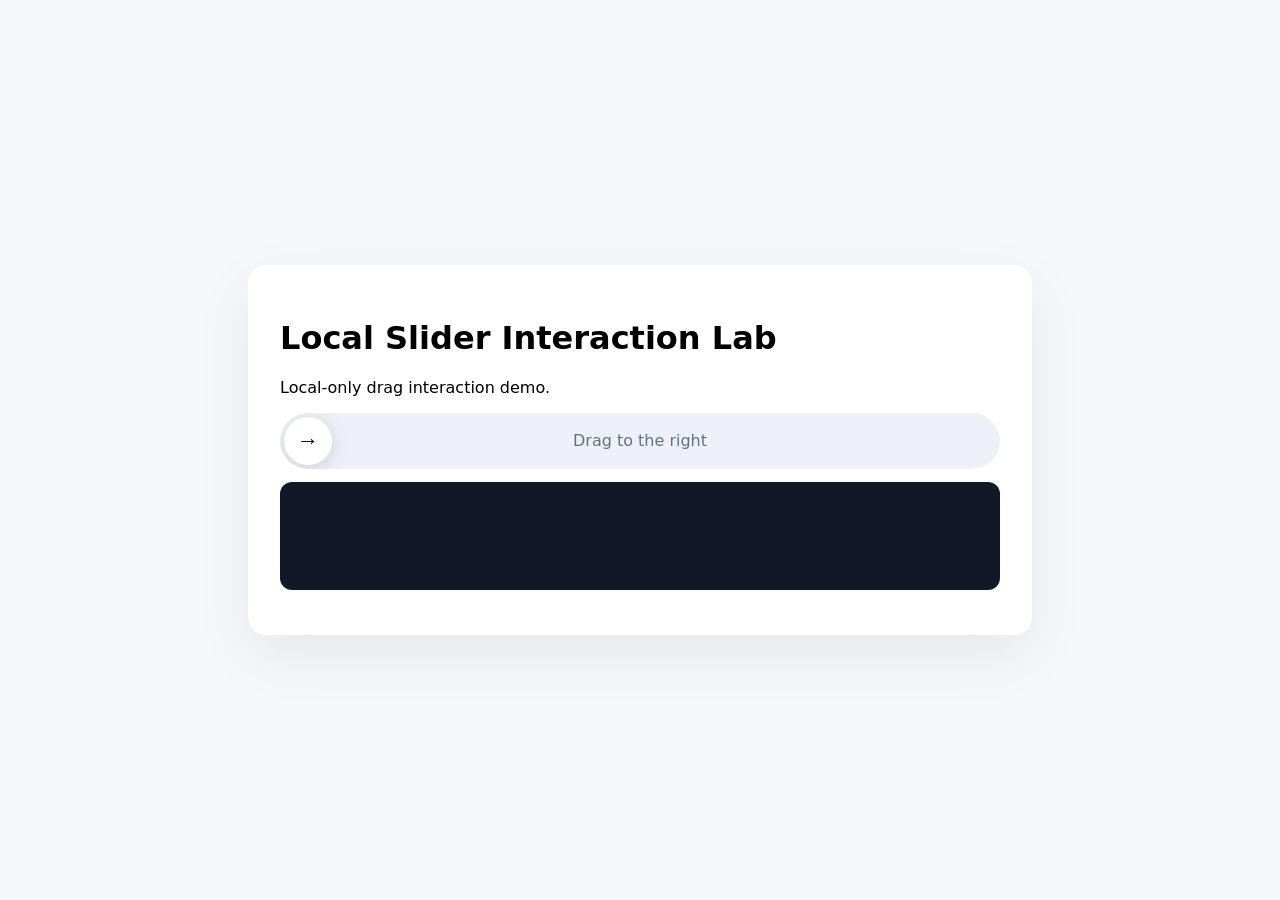
<file: demo/index.html>
<!doctype html>
<html lang="en">
<head><meta charset="utf-8"><meta name="viewport" content="width=device-width, initial-scale=1"><title>Local Slider Interaction Lab</title><link rel="stylesheet" href="style.css"></head>
<body><main class="card"><h1>Local Slider Interaction Lab</h1><p>Local-only drag interaction demo.</p><div class="slider" id="slider"><div class="track"></div><button class="knob" id="knob">&rarr;</button><span id="status">Drag to the right</span></div><pre id="log"></pre></main><script src="slider.js"></script></body>
</html>
</file>
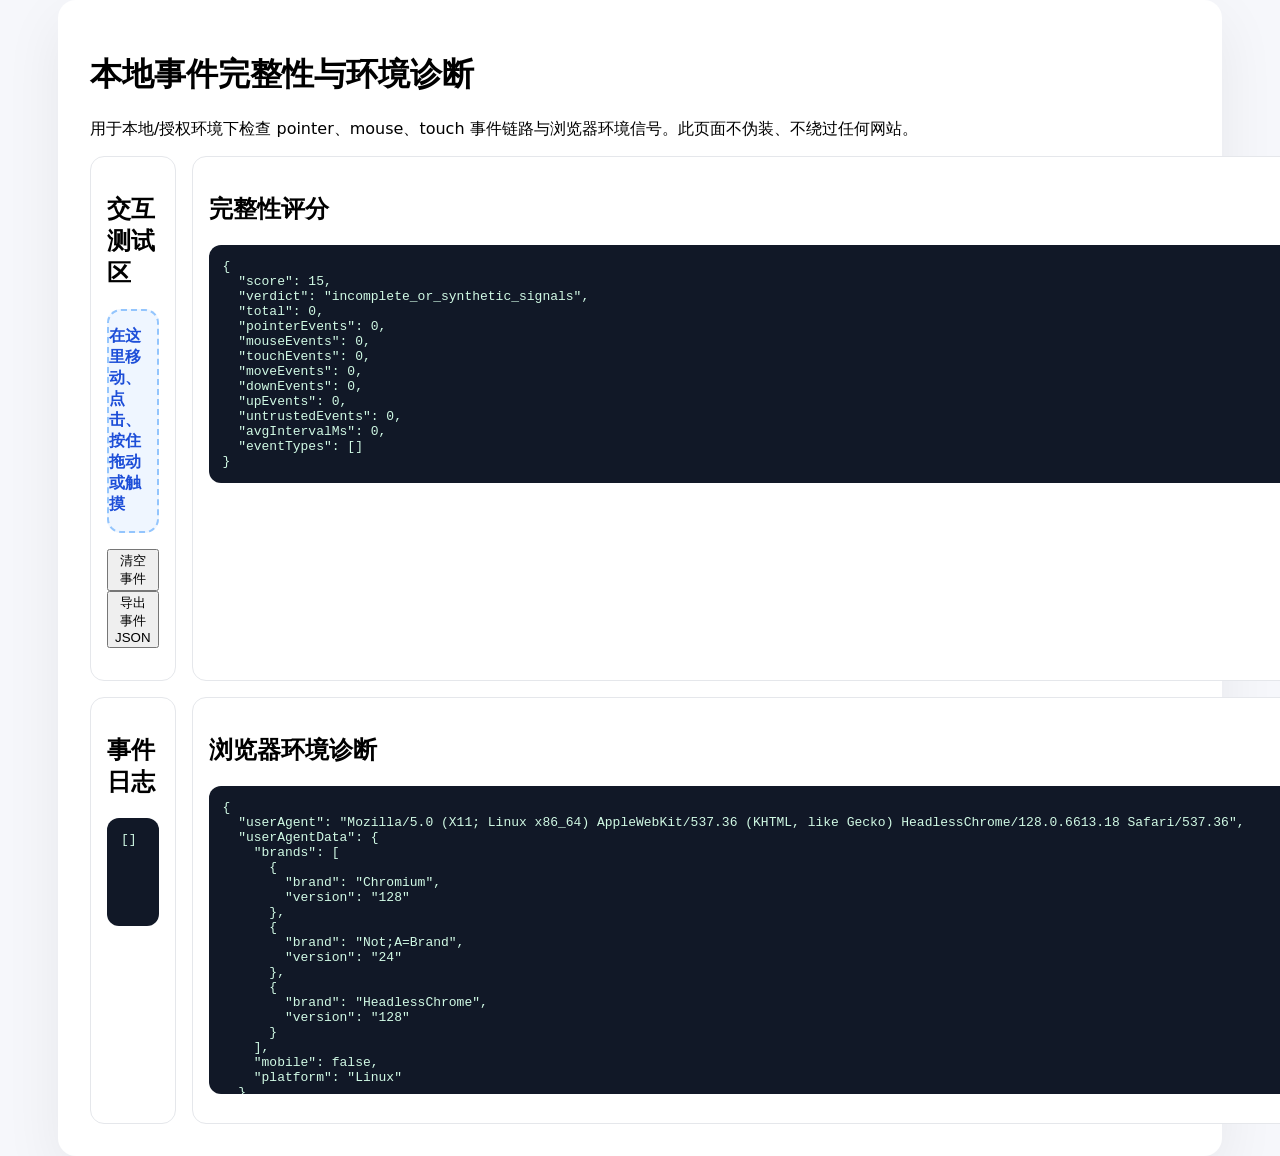
<file: demo/event_diagnostics.html>
<!doctype html>
<html lang="zh-CN">
<head>
  <meta charset="utf-8" />
  <meta name="viewport" content="width=device-width, initial-scale=1" />
  <title>Local Event & Fingerprint Diagnostics</title>
  <link rel="stylesheet" href="style.css" />
  <style>
    .grid{display:grid;grid-template-columns:1fr 1fr;gap:16px}.panel{background:#fff;border:1px solid #e5e7eb;border-radius:14px;padding:16px}.zone{height:220px;border:2px dashed #93c5fd;border-radius:14px;background:#eff6ff;display:grid;place-items:center;color:#1d4ed8;font-weight:600}.bad{color:#dc2626}.ok{color:#059669}.warn{color:#d97706}pre{max-height:280px;overflow:auto}
  </style>
</head>
<body>
  <main class="card" style="width:min(1100px,96vw)">
    <h1>本地事件完整性与环境诊断</h1>
    <p>用于本地/授权环境下检查 pointer、mouse、touch 事件链路与浏览器环境信号。此页面不伪装、不绕过任何网站。</p>
    <div class="grid">
      <section class="panel">
        <h2>交互测试区</h2>
        <div id="zone" class="zone">在这里移动、点击、按住拖动或触摸</div>
        <p><button id="clear">清空事件</button> <button id="export">导出事件 JSON</button></p>
      </section>
      <section class="panel">
        <h2>完整性评分</h2>
        <pre id="score"></pre>
      </section>
      <section class="panel">
        <h2>事件日志</h2>
        <pre id="events"></pre>
      </section>
      <section class="panel">
        <h2>浏览器环境诊断</h2>
        <pre id="fp"></pre>
      </section>
    </div>
  </main>
  <script src="event_diagnostics.js"></script>
</body>
</html>
</file>
<file: demo/style.css>
body{font-family:system-ui,sans-serif;background:#f6f7fb;margin:0;display:grid;place-items:center;min-height:100vh}.card{width:min(720px,92vw);background:white;border-radius:18px;padding:32px;box-shadow:0 20px 60px #0001}.slider{position:relative;height:56px;border-radius:999px;background:#edf0f7;overflow:hidden;user-select:none}.track{position:absolute;inset:0 auto 0 0;width:0;background:linear-gradient(90deg,#6ea8fe,#63e6be)}.knob{position:absolute;left:4px;top:4px;width:48px;height:48px;border:0;border-radius:50%;background:white;box-shadow:0 4px 18px #0002;font-size:22px;cursor:grab}#status{position:absolute;inset:0;display:grid;place-items:center;color:#667085;pointer-events:none}pre{background:#111827;color:#d1fae5;padding:14px;border-radius:12px;overflow:auto;min-height:80px}
</file>
